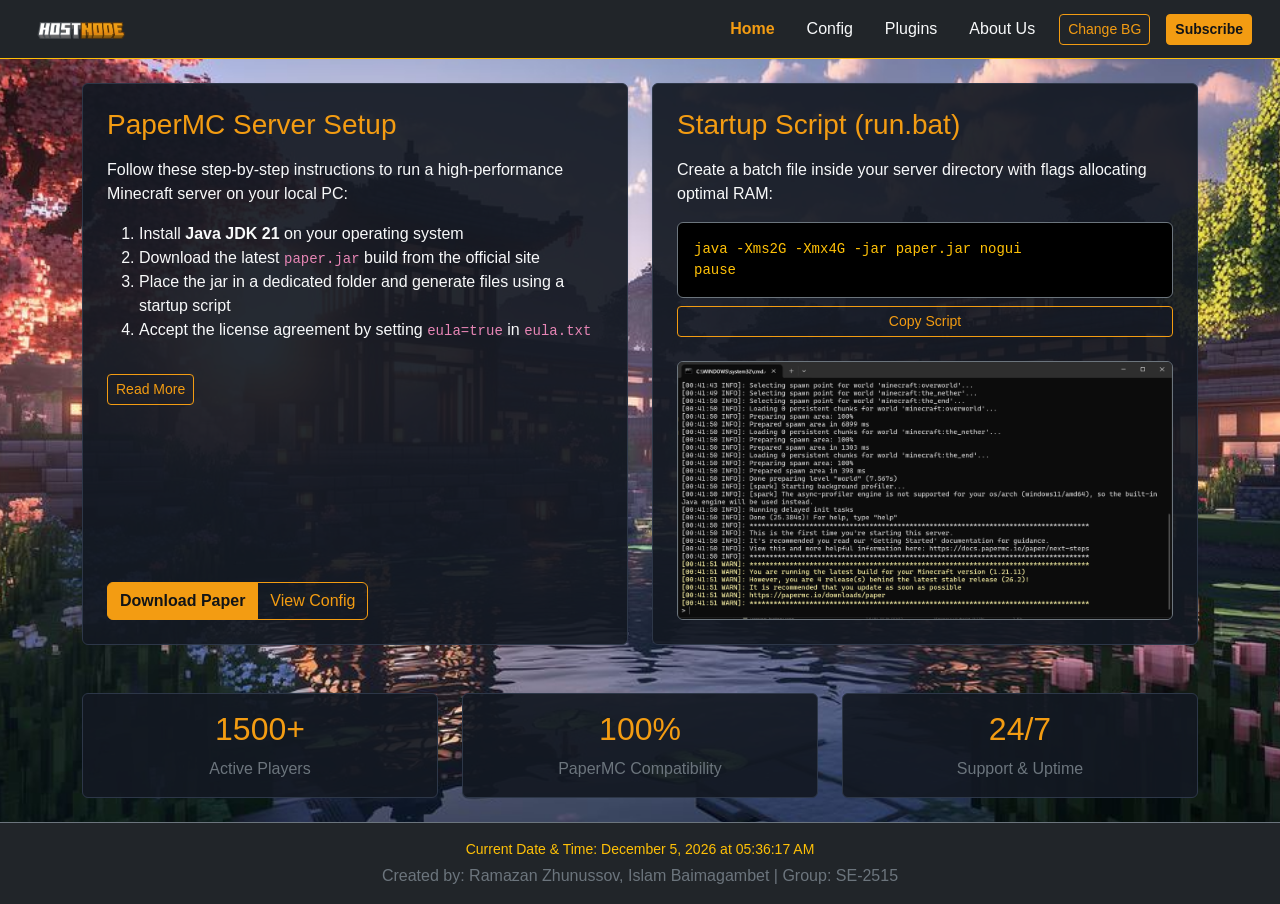
<file: index.html>
<!DOCTYPE html>
<html lang="en" data-bs-theme="dark">
<head>
    <meta charset="UTF-8">
    <meta name="viewport" content="width=device-width, initial-scale=1.0">
    <title>Server Setup - HostNode Minecraft</title>
    <link href="https://cdn.jsdelivr.net/npm/bootstrap@5.3.3/dist/css/bootstrap.min.css" rel="stylesheet">
    <link rel="stylesheet" href="css/style.css">
    <script src="https://code.jquery.com/jquery-3.7.1.min.js"></script>
    <script src="script.js" defer></script>
</head>
<body>

    <nav class="navbar navbar-expand-lg navbar-dark bg-dark border-bottom border-warning sticky-top px-3">
        <div class="container-fluid">
            <a class="navbar-brand text-gold fw-bold" href="index.html">
                <img src="images/logo2.png" alt="HostNode Logo" height="28" class="d-inline-block align-text-top me-2">
            </a>
            <button class="navbar-toggler" type="button" data-bs-toggle="collapse" data-bs-target="#mainNavbar" aria-controls="mainNavbar" aria-expanded="false" aria-label="Toggle navigation">
                <span class="navbar-toggler-icon"></span>
            </button>
            <div class="collapse navbar-collapse" id="mainNavbar">
                <ul class="navbar-nav ms-auto mb-2 mb-lg-0 gap-lg-3 align-items-lg-center">
                    <li class="nav-item"><a class="nav-link active fw-bold text-gold" href="index.html">Home</a></li>
                    <li class="nav-item"><a class="nav-link text-light" href="config.html">Config</a></li>
                    <li class="nav-item"><a class="nav-link text-light" href="plugins.html">Plugins</a></li>
                    <li class="nav-item"><a class="nav-link text-light" href="about.html">About Us</a></li>
                    <li class="nav-item"><button id="bgColorBtn" class="btn btn-outline-warning btn-sm">Change BG</button></li>
                    <li class="nav-item"><button id="openPopupBtn" class="btn btn-warning btn-sm">Subscribe</button></li>
                </ul>
            </div>
        </div>
    </nav>

    <main class="container my-4">
        <section class="row g-4 mb-4">
            <div class="col-12 col-lg-6">
                <div class="card h-100 p-4 shadow-sm">
                    <h2 class="text-gold h3 mb-3">PaperMC Server Setup</h2>
                    <p class="text-light">Follow these step-by-step instructions to run a high-performance Minecraft server on your local PC:</p>
                    <ol class="text-light mb-3">
                        <li>Install <strong>Java JDK 21</strong> on your operating system</li>
                        <li>Download the latest <code>paper.jar</code> build from the official site</li>
                        <li>Place the jar in a dedicated folder and generate files using a startup script</li>
                        <li>Accept the license agreement by setting <code>eula=true</code> in <code>eula.txt</code></li>
                    </ol>
                    <div class="mt-3">
                        <button id="readMoreBtn" class="btn btn-outline-warning btn-sm">Read More</button>
                        <p id="moreText" class="text-secondary small mt-2" style="display: none;">
                            PaperMC optimizes chunk loading, reduces entity tick latency, and allows fine-tuning network compression in paper-world-defaults.yml
                        </p>
                    </div>
                    <div class="mt-auto pt-3">
                        <div class="btn-group" role="group" aria-label="Action Buttons">
                            <a href="https://papermc.io/downloads/paper" target="_blank" class="btn btn-warning">Download Paper</a>
                            <a href="config.html" class="btn btn-outline-warning">View Config</a>
                        </div>
                    </div>
                </div>
            </div>

            <div class="col-12 col-lg-6">
                <div class="card h-100 p-4 shadow-sm">
                    <h2 class="text-gold h3 mb-3">Startup Script (run.bat)</h2>
                    <p class="text-light">Create a batch file inside your server directory with flags allocating optimal RAM:</p>
                    <pre class="bg-black text-warning p-3 rounded border border-secondary mb-2"><code id="runScriptCode">java -Xms2G -Xmx4G -jar paper.jar nogui
pause</code></pre>
                    <button id="copyScriptBtn" class="btn btn-outline-warning btn-sm mb-3">Copy Script</button>
                    <img data-src="images/console.png" alt="Server Console Output" class="img-fluid rounded border border-secondary mt-2">
                </div>
            </div>
        </section>
        <section class="row g-4 mt-lg-4">
            <div class="col-12 col-sm-6 col-lg-4">
                <div class="card h-100 p-3 text-center">
                    <h3 class="h2 text-gold"><span class="counter" data-target="1500">0</span>+</h3>
                    <p class="text-secondary mb-0">Active Players</p>
                </div>
            </div>
            <div class="col-12 col-sm-6 col-lg-4">
                <div class="card h-100 p-3 text-center">
                    <h3 class="h2 text-gold"><span class="counter" data-target="100">0</span>%</h3>
                    <p class="text-secondary mb-0">PaperMC Compatibility</p>
                </div>
            </div>
            <div class="col-12 col-sm-12 col-lg-4">
                <div class="card h-100 p-3 text-center">
                    <h3 class="h2 text-gold"><span class="counter" data-target="24">0</span>/7</h3>
                    <p class="text-secondary mb-0">Support & Uptime</p>
                </div>
            </div>
        </section>
    </main>

    <div id="popupOverlay" class="popup-overlay">
        <div class="popup-box">
            <button id="closePopupBtn" class="popup-close" aria-label="Close">&times;</button>
            <h3 class="text-gold h5 mb-2">Subscribe to Updates</h3>
            <p class="text-light small mb-3">Get notified about new PaperMC builds and optimization guides</p>
            <form id="popupForm">
                <input type="text" id="subEmail" class="form-control mb-3" placeholder="Enter your email...">
                <button type="submit" class="btn btn-warning w-100">Subscribe Now</button>
                <p id="popupMessage" class="small mt-2 mb-0 text-center"></p>
            </form>
        </div>
    </div>

    <footer class="bg-dark text-center py-3 border-top border-secondary mt-auto">
        <div class="container">
            <p id="currentDateTime" class="text-warning small mb-1"></p>
            <p class="text-secondary mb-0">Created by: Ramazan Zhunussov, Islam Baimagambet | Group: SE-2515</p>
        </div>
    </footer>

    <script src="https://cdn.jsdelivr.net/npm/bootstrap@5.3.3/dist/js/bootstrap.bundle.min.js"></script>
</body>
</html>
</file>
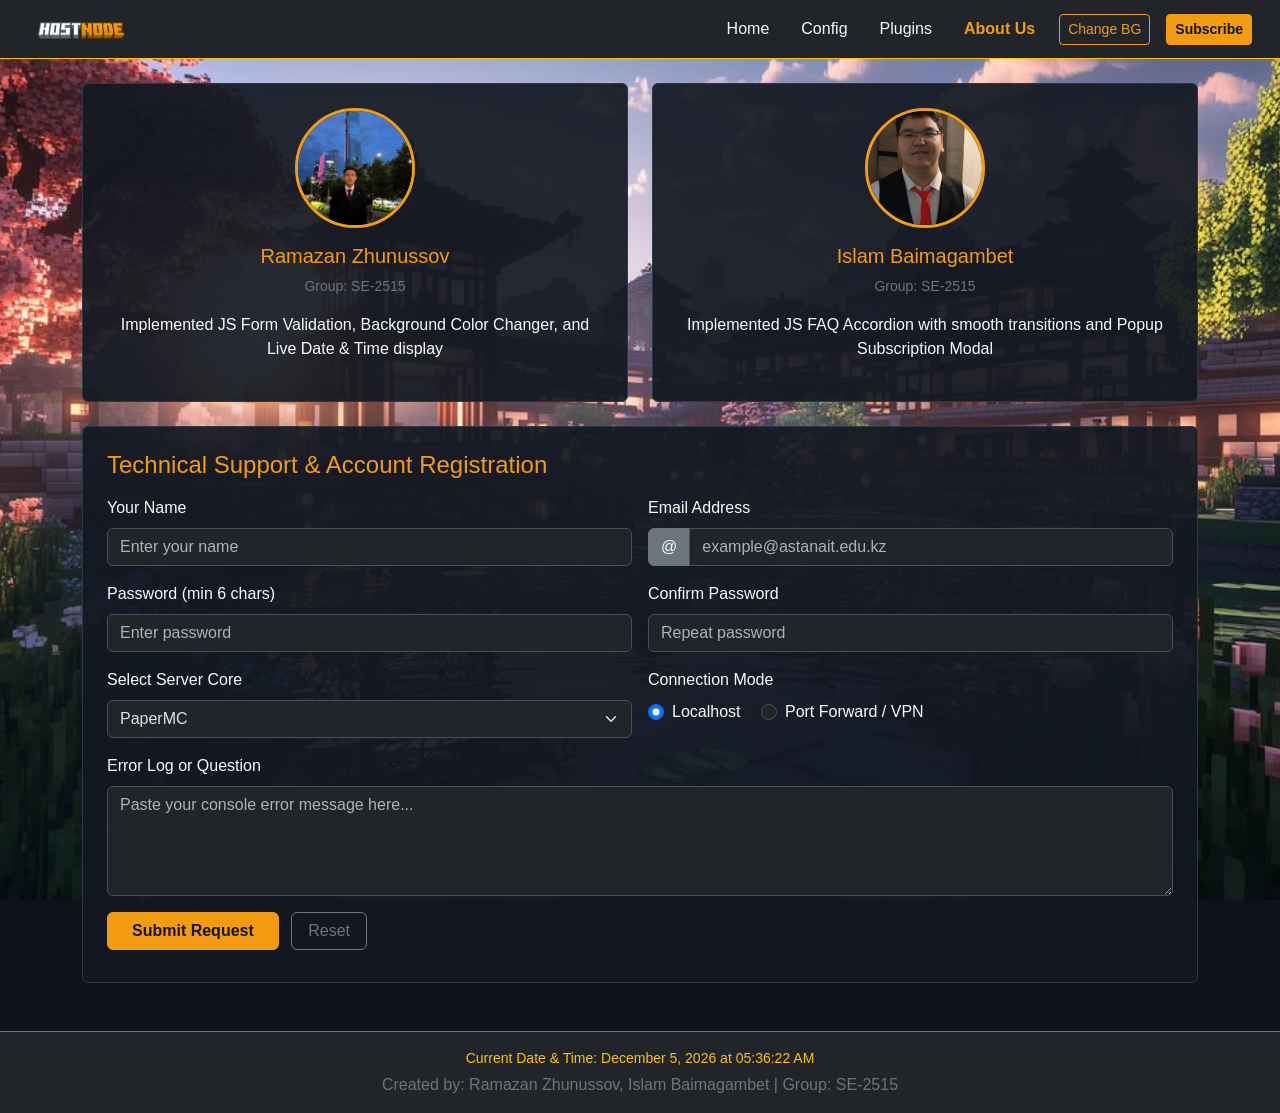
<file: about.html>
<!DOCTYPE html>
<html lang="en" data-bs-theme="dark">
<head>
    <meta charset="UTF-8">
    <meta name="viewport" content="width=device-width, initial-scale=1.0">
    <title>About Us & Support - HostNode</title>
    <link href="https://cdn.jsdelivr.net/npm/bootstrap@5.3.3/dist/css/bootstrap.min.css" rel="stylesheet">
    <link rel="stylesheet" href="css/style.css">
    <script src="https://code.jquery.com/jquery-3.7.1.min.js"></script>
    <script src="script.js" defer></script>
</head>
<body>

    <nav class="navbar navbar-expand-lg navbar-dark bg-dark border-bottom border-warning sticky-top px-3">
        <div class="container-fluid">
            <a class="navbar-brand text-gold fw-bold" href="index.html">
                <img src="images/logo2.png" alt="HostNode Logo" height="28" class="d-inline-block align-text-top me-2">
            </a>
            <button class="navbar-toggler" type="button" data-bs-toggle="collapse" data-bs-target="#mainNavbar" aria-controls="mainNavbar" aria-expanded="false" aria-label="Toggle navigation">
                <span class="navbar-toggler-icon"></span>
            </button>
            <div class="collapse navbar-collapse" id="mainNavbar">
                <ul class="navbar-nav ms-auto mb-2 mb-lg-0 gap-lg-3 align-items-lg-center">
                    <li class="nav-item"><a class="nav-link text-light" href="index.html">Home</a></li>
                    <li class="nav-item"><a class="nav-link text-light" href="config.html">Config</a></li>
                    <li class="nav-item"><a class="nav-link text-light" href="plugins.html">Plugins</a></li>
                    <li class="nav-item"><a class="nav-link active fw-bold text-gold" href="about.html">About Us</a></li>
                    <li class="nav-item"><button id="bgColorBtn" class="btn btn-outline-warning btn-sm">Change BG</button></li>
                    <li class="nav-item"><button id="openPopupBtn" class="btn btn-warning btn-sm">Subscribe</button></li>
                </ul>
            </div>
        </div>
    </nav>

    <main class="container my-4">
        <section class="row g-4 mb-4">
            <div class="col-12 col-md-6">
                <div class="card p-4 text-center h-100">
                    <img src="images/author1.jpg" alt="Ramazan Zhunussov" class="avatar mx-auto mb-3">
                    <h3 class="text-gold h5">Ramazan Zhunussov</h3>
                    <p class="text-secondary small">Group: SE-2515</p>
                    <p class="text-light">Implemented JS Form Validation, Background Color Changer, and Live Date & Time display</p>
                </div>
            </div>
            <div class="col-12 col-md-6">
                <div class="card p-4 text-center h-100">
                    <img src="images/author2.jpeg" alt="Islam Baimagambet" class="avatar mx-auto mb-3">
                    <h3 class="text-gold h5">Islam Baimagambet</h3>
                    <p class="text-secondary small">Group: SE-2515</p>
                    <p class="text-light">Implemented JS FAQ Accordion with smooth transitions and Popup Subscription Modal</p>
                </div>
            </div>
        </section>

        <section class="card p-4 mb-4">
            <h2 class="text-gold h4 mb-3">Technical Support & Account Registration</h2>
            <form id="supportForm" action="#" method="post" novalidate>
                <div class="row g-3">
                    <div class="col-12 col-md-6">
                        <label for="userName" class="form-label text-light">Your Name</label>
                        <input type="text" class="form-control" id="userName" placeholder="Enter your name">
                        <small id="nameError" class="text-danger"></small>
                    </div>

                    <div class="col-12 col-md-6">
                        <label for="userEmail" class="form-label text-light">Email Address</label>
                        <div class="input-group">
                            <span class="input-group-text bg-secondary border-secondary text-light">@</span>
                            <input type="email" class="form-control" id="userEmail" placeholder="example@astanait.edu.kz">
                        </div>
                        <small id="emailError" class="text-danger"></small>
                    </div>

                    <div class="col-12 col-md-6">
                        <label for="userPassword" class="form-label text-light">Password (min 6 chars)</label>
                        <input type="password" class="form-control" id="userPassword" placeholder="Enter password">
                        <small id="passwordError" class="text-danger"></small>
                    </div>

                    <div class="col-12 col-md-6">
                        <label for="confirmPassword" class="form-label text-light">Confirm Password</label>
                        <input type="password" class="form-control" id="confirmPassword" placeholder="Repeat password">
                        <small id="confirmPasswordError" class="text-danger"></small>
                    </div>

                    <div class="col-12 col-md-6">
                        <label for="serverCore" class="form-label text-light">Select Server Core</label>
                        <select class="form-select" id="serverCore">
                            <option value="paper">PaperMC</option>
                            <option value="spigot">Spigot</option>
                            <option value="purpur">Purpur</option>
                        </select>
                    </div>

                    <div class="col-12 col-md-6">
                        <label class="form-label text-light d-block">Connection Mode</label>
                        <div class="form-check form-check-inline">
                            <input class="form-check-input" type="radio" name="netMode" id="modeLocal" value="local" checked>
                            <label class="form-check-label text-light" for="modeLocal">Localhost</label>
                        </div>
                        <div class="form-check form-check-inline">
                            <input class="form-check-input" type="radio" name="netMode" id="modePublic" value="public">
                            <label class="form-check-label text-light" for="modePublic">Port Forward / VPN</label>
                        </div>
                    </div>

                    <div class="col-12">
                        <label for="userMessage" class="form-label text-light">Error Log or Question</label>
                        <textarea class="form-control" id="userMessage" rows="4" placeholder="Paste your console error message here..."></textarea>
                        <small id="messageError" class="text-danger"></small>
                    </div>
                    <div class="col-12">
                        <button type="submit" class="btn btn-warning px-4">Submit Request</button>
                        <button type="button" id="resetFormBtn" class="btn btn-outline-secondary px-3 ms-2">Reset</button>
                        <p id="formSuccess" class="text-success fw-bold mt-2 mb-0"></p>
                    </div>
                </div>
            </form>
        </section>
    </main>

    <div id="popupOverlay" class="popup-overlay">
        <div class="popup-box">
            <button id="closePopupBtn" class="popup-close" aria-label="Close">&times;</button>
            <h3 class="text-gold h5 mb-2">Subscribe to Updates</h3>
            <p class="text-light small mb-3">Get notified about new PaperMC builds and optimization guides</p>
            <form id="popupForm">
                <input type="text" id="subEmail" class="form-control mb-3" placeholder="Enter your email...">
                <button type="submit" class="btn btn-warning w-100">Subscribe Now</button>
                <p id="popupMessage" class="small mt-2 mb-0 text-center"></p>
            </form>
        </div>
    </div>

    <footer class="bg-dark text-center py-3 border-top border-secondary mt-auto">
        <div class="container">
            <p id="currentDateTime" class="text-warning small mb-1"></p>
            <p class="text-secondary mb-0">Created by: Ramazan Zhunussov, Islam Baimagambet | Group: SE-2515</p>
        </div>
    </footer>

    <script src="https://cdn.jsdelivr.net/npm/bootstrap@5.3.3/dist/js/bootstrap.bundle.min.js"></script>
</body>
</html>
</file>
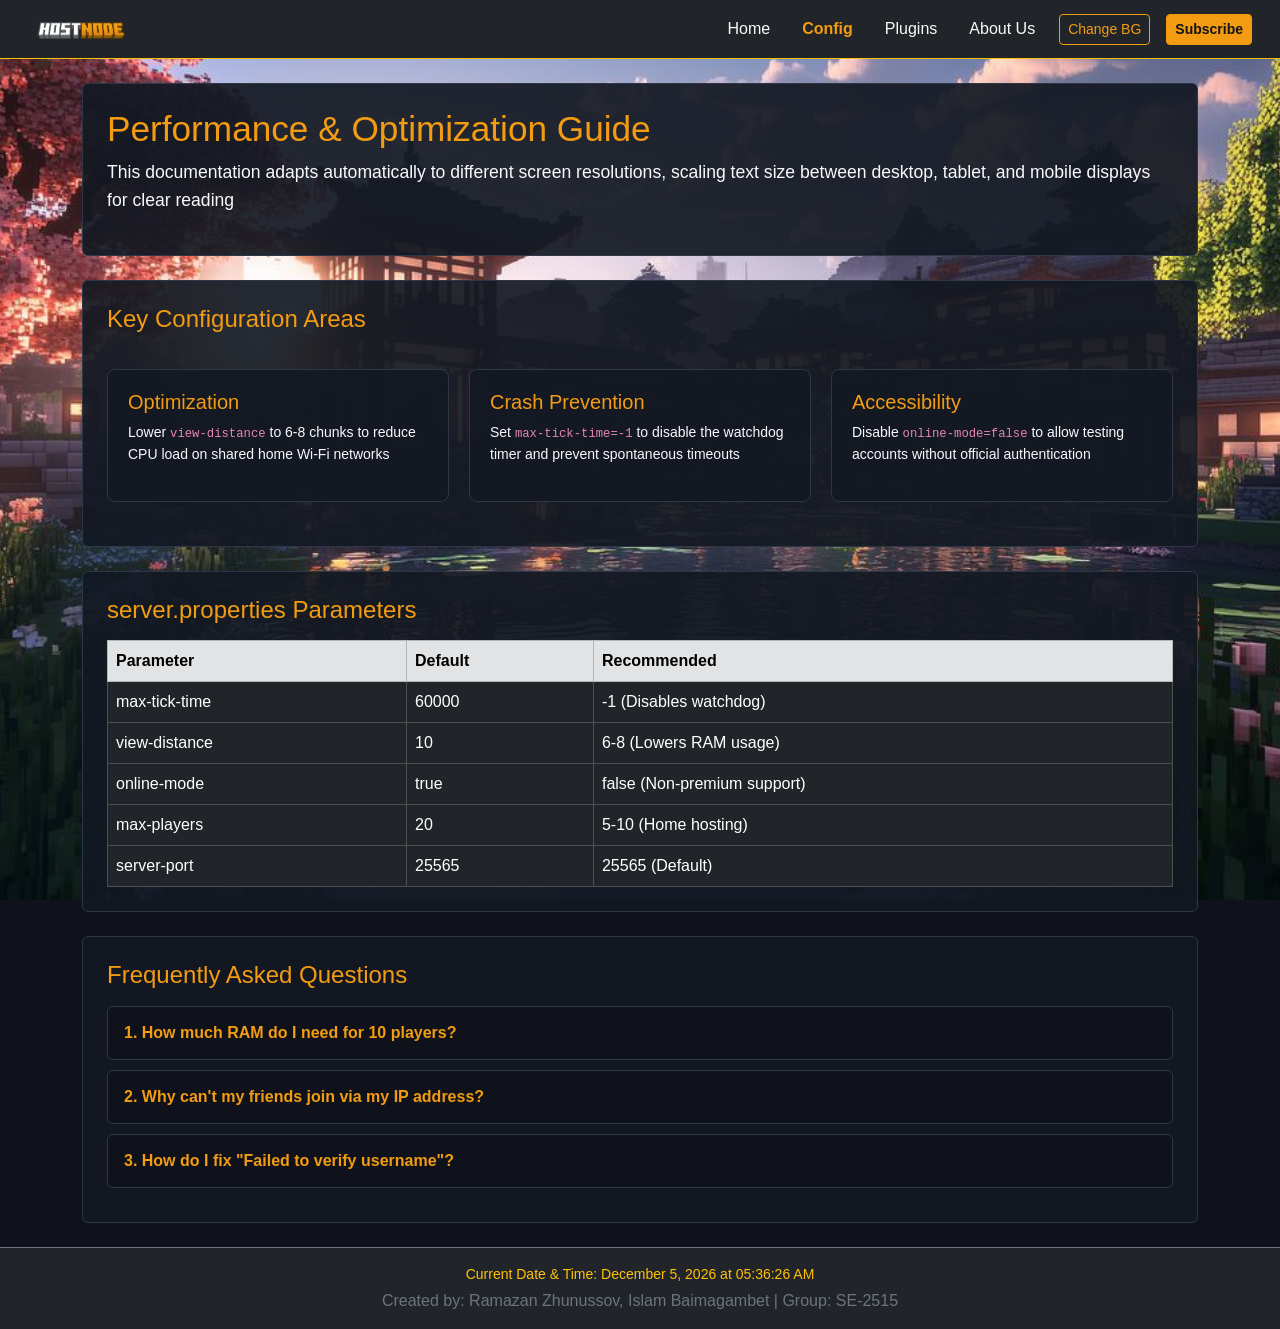
<file: config.html>
<!DOCTYPE html>
<html lang="en" data-bs-theme="dark">
<head>
    <meta charset="UTF-8">
    <meta name="viewport" content="width=device-width, initial-scale=1.0">
    <title>Server Configuration - HostNode</title>
    <link href="https://cdn.jsdelivr.net/npm/bootstrap@5.3.3/dist/css/bootstrap.min.css" rel="stylesheet">
    <link rel="stylesheet" href="css/style.css">
    <script src="https://code.jquery.com/jquery-3.7.1.min.js"></script>
    <script src="script.js" defer></script>
</head>
<body>

    <nav class="navbar navbar-expand-lg navbar-dark bg-dark border-bottom border-warning sticky-top px-3">
        <div class="container-fluid">
            <a class="navbar-brand text-gold fw-bold" href="index.html">
                <img src="images/logo2.png" alt="HostNode Logo" height="28" class="d-inline-block align-text-top me-2">
            </a>
            <button class="navbar-toggler" type="button" data-bs-toggle="collapse" data-bs-target="#mainNavbar" aria-controls="mainNavbar" aria-expanded="false" aria-label="Toggle navigation">
                <span class="navbar-toggler-icon"></span>
            </button>
            <div class="collapse navbar-collapse" id="mainNavbar">
                <ul class="navbar-nav ms-auto mb-2 mb-lg-0 gap-lg-3 align-items-lg-center">
                    <li class="nav-item"><a class="nav-link text-light" href="index.html">Home</a></li>
                    <li class="nav-item"><a class="nav-link active fw-bold text-gold" href="config.html">Config</a></li>
                    <li class="nav-item"><a class="nav-link text-light" href="plugins.html">Plugins</a></li>
                    <li class="nav-item"><a class="nav-link text-light" href="about.html">About Us</a></li>
                    <li class="nav-item"><button id="bgColorBtn" class="btn btn-outline-warning btn-sm">Change BG</button></li>
                    <li class="nav-item"><button id="openPopupBtn" class="btn btn-warning btn-sm">Subscribe</button></li>
                </ul>
            </div>
        </div>
    </nav>

    <main class="container my-4">
        <section class="card p-4 mb-4">
            <h2 class="responsive-title">Performance & Optimization Guide</h2>
            <p class="responsive-text text-light">This documentation adapts automatically to different screen resolutions, scaling text size between desktop, tablet, and mobile displays for clear reading</p>
        </section>

        <section class="card p-4 mb-4">
            <h2 class="text-gold h4 mb-3">Key Configuration Areas</h2>
            <div class="pure-card-group">
                <div class="pure-card">
                    <h3 class="text-gold h5">Optimization</h3>
                    <p class="text-light small">Lower <code>view-distance</code> to 6-8 chunks to reduce CPU load on shared home Wi-Fi networks</p>
                </div>
                <div class="pure-card">
                    <h3 class="text-gold h5">Crash Prevention</h3>
                    <p class="text-light small">Set <code>max-tick-time=-1</code> to disable the watchdog timer and prevent spontaneous timeouts</p>
                </div>
                <div class="pure-card">
                    <h3 class="text-gold h5">Accessibility</h3>
                    <p class="text-light small">Disable <code>online-mode=false</code> to allow testing accounts without official authentication</p>
                </div>
            </div>
        </section>

        <section class="card p-4 mb-4">
            <h2 class="text-gold h4 mb-3">server.properties Parameters</h2>
            <div class="table-responsive">
                <table class="table table-dark table-hover table-bordered mb-0">
                    <thead>
                        <tr class="table-secondary text-dark">
                            <th>Parameter</th>
                            <th>Default</th>
                            <th>Recommended</th>
                        </tr>
                    </thead>
                    <tbody>
                        <tr><td>max-tick-time</td><td>60000</td><td>-1 (Disables watchdog)</td></tr>
                        <tr><td>view-distance</td><td>10</td><td>6-8 (Lowers RAM usage)</td></tr>
                        <tr><td>online-mode</td><td>true</td><td>false (Non-premium support)</td></tr>
                        <tr><td>max-players</td><td>20</td><td>5-10 (Home hosting)</td></tr>
                        <tr><td>server-port</td><td>25565</td><td>25565 (Default)</td></tr>
                    </tbody>
                </table>
            </div>
        </section>
        <section class="card p-4">
            <h2 class="text-gold h4 mb-3">Frequently Asked Questions</h2>
            <div class="faq-item">
                <button class="faq-question">1. How much RAM do I need for 10 players?</button>
                <div class="faq-answer">For 10 players on PaperMC 1.21, allocating 4 GB of RAM (-Xmx4G) is recommended for lag-free gameplay.</div>
            </div>
            <div class="faq-item">
                <button class="faq-question">2. Why can't my friends join via my IP address?</button>
                <div class="faq-answer">Make sure TCP port 25565 is forwarded in your router settings and allowed through Windows Defender Firewall.</div>
            </div>
            <div class="faq-item">
                <button class="faq-question">3. How do I fix "Failed to verify username"?</button>
                <div class="faq-answer">Open server.properties, change online-mode=true to online-mode=false, and restart the server.</div>
            </div>
        </section>
    </main>

    <div id="popupOverlay" class="popup-overlay">
        <div class="popup-box">
            <button id="closePopupBtn" class="popup-close" aria-label="Close">&times;</button>
            <h3 class="text-gold h5 mb-2">Subscribe to Updates</h3>
            <p class="text-light small mb-3">Get notified about new PaperMC builds and optimization guides</p>
            <form id="popupForm">
                <input type="text" id="subEmail" class="form-control mb-3" placeholder="Enter your email...">
                <button type="submit" class="btn btn-warning w-100">Subscribe Now</button>
                <p id="popupMessage" class="small mt-2 mb-0 text-center"></p>
            </form>
        </div>
    </div>

    <footer class="bg-dark text-center py-3 border-top border-secondary mt-auto">
        <div class="container">
            <p id="currentDateTime" class="text-warning small mb-1"></p>
            <p class="text-secondary mb-0">Created by: Ramazan Zhunussov, Islam Baimagambet | Group: SE-2515</p>
        </div>
    </footer>

    <script src="https://cdn.jsdelivr.net/npm/bootstrap@5.3.3/dist/js/bootstrap.bundle.min.js"></script>
</body>
</html>
</file>
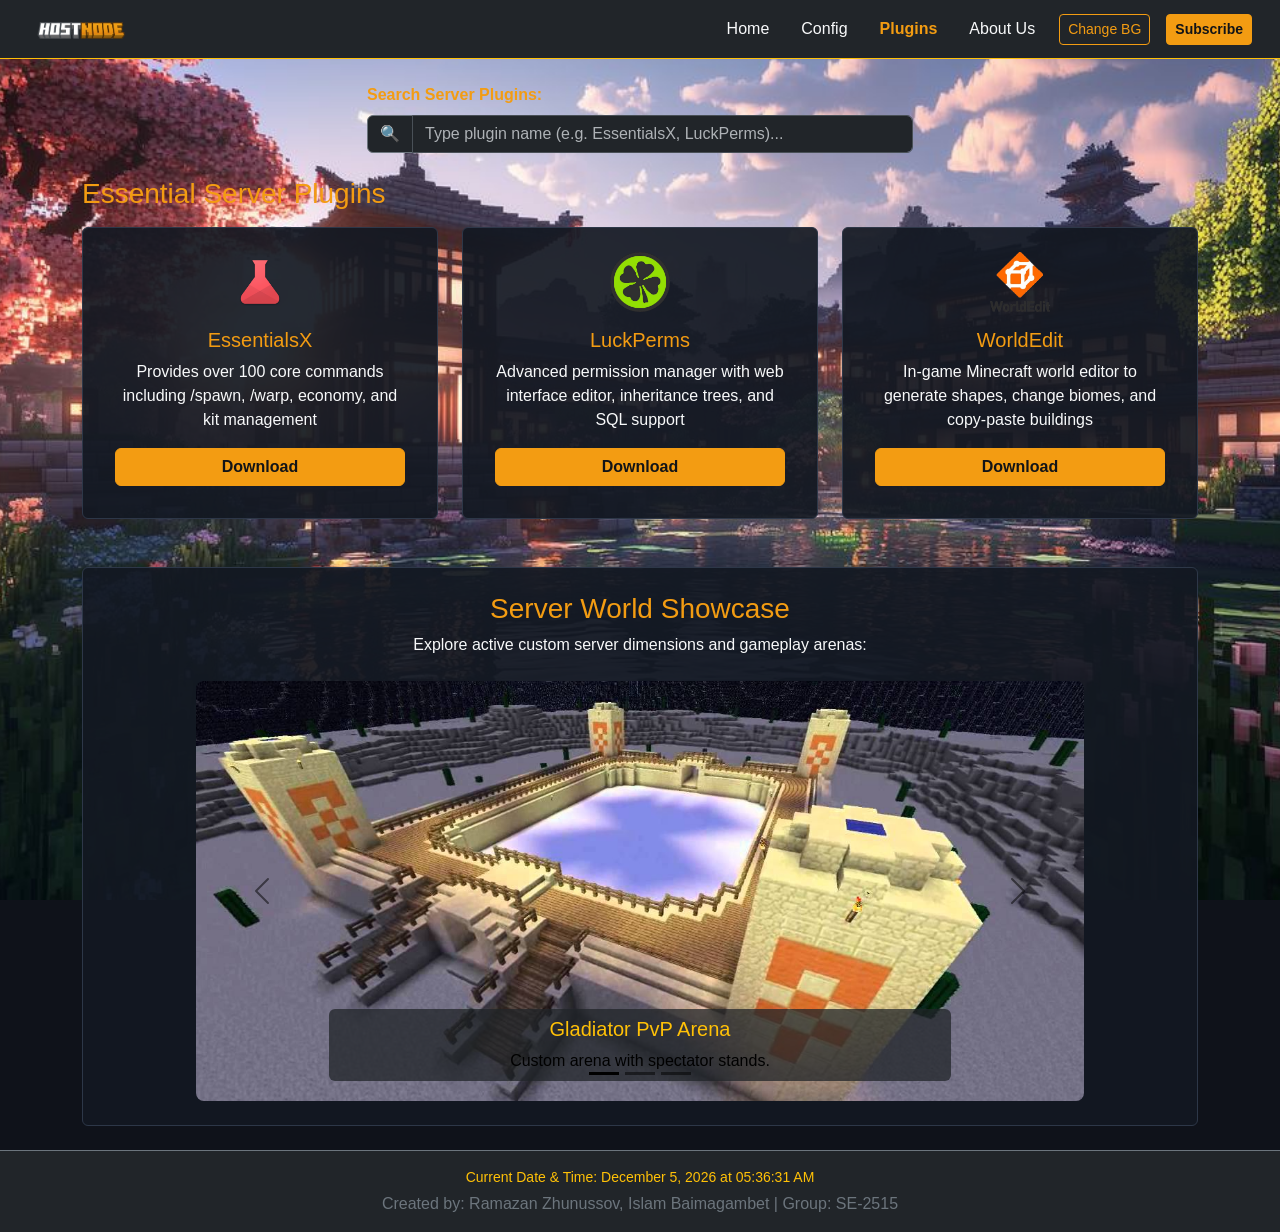
<file: plugins.html>
<!DOCTYPE html>
<html lang="en" data-bs-theme="dark">
<head>
    <meta charset="UTF-8">
    <meta name="viewport" content="width=device-width, initial-scale=1.0">
    <title>Plugins & Showcase - HostNode</title>
    <link href="https://cdn.jsdelivr.net/npm/bootstrap@5.3.3/dist/css/bootstrap.min.css" rel="stylesheet">
    <link rel="stylesheet" href="css/style.css">
    <script src="https://code.jquery.com/jquery-3.7.1.min.js"></script>
    <script src="script.js" defer></script>
</head>
<body>

    <nav class="navbar navbar-expand-lg navbar-dark bg-dark border-bottom border-warning sticky-top px-3">
        <div class="container-fluid">
            <a class="navbar-brand text-gold fw-bold" href="index.html">
                <img src="images/logo2.png" alt="HostNode Logo" height="28" class="d-inline-block align-text-top me-2">
            </a>
            <button class="navbar-toggler" type="button" data-bs-toggle="collapse" data-bs-target="#mainNavbar" aria-controls="mainNavbar" aria-expanded="false" aria-label="Toggle navigation">
                <span class="navbar-toggler-icon"></span>
            </button>
            <div class="collapse navbar-collapse" id="mainNavbar">
                <ul class="navbar-nav ms-auto mb-2 mb-lg-0 gap-lg-3 align-items-lg-center">
                    <li class="nav-item"><a class="nav-link text-light" href="index.html">Home</a></li>
                    <li class="nav-item"><a class="nav-link text-light" href="config.html">Config</a></li>
                    <li class="nav-item"><a class="nav-link active fw-bold text-gold" href="plugins.html">Plugins</a></li>
                    <li class="nav-item"><a class="nav-link text-light" href="about.html">About Us</a></li>
                    <li class="nav-item"><button id="bgColorBtn" class="btn btn-outline-warning btn-sm">Change BG</button></li>
                    <li class="nav-item"><button id="openPopupBtn" class="btn btn-warning btn-sm">Subscribe</button></li>
                </ul>
            </div>
        </div>
    </nav>

    <main class="container my-4">
        <section class="mb-4">
            <div class="row justify-content-center">
                <div class="col-12 col-md-6 position-relative">
                    <label for="pluginSearch" class="form-label text-gold fw-bold">Search Server Plugins:</label>
                    <div class="input-group">
                        <span class="input-group-text bg-dark text-warning border-secondary">🔍</span>
                        <input type="text" id="pluginSearch" class="form-control" placeholder="Type plugin name (e.g. EssentialsX, LuckPerms)..." autocomplete="off">
                    </div>
                    <div id="searchSuggestions" class="list-group position-absolute w-100 shadow" style="display: none; z-index: 1050;"></div>
                </div>
            </div>
        </section>

        <section class="mb-5">
            <h2 class="text-gold h3 mb-3">Essential Server Plugins</h2>
            <div class="row row-cols-1 row-cols-md-3 g-4" id="pluginsContainer">
                
                <div class="col plugin-card">
                    <div class="card h-100 text-center p-3">
                        <img data-src="images/essentials.png" class="mx-auto mt-2" alt="EssentialsX" style="width: 60px; height: 60px; object-fit: contain;">
                        <div class="card-body d-flex flex-column">
                            <h3 class="card-title text-gold h5">EssentialsX</h3>
                            <p class="card-text text-light flex-grow-1">Provides over 100 core commands including /spawn, /warp, economy, and kit management</p>
                            <a href="https://essentialsx.net/" target="_blank" class="btn btn-warning mt-auto">Download</a>
                        </div>
                    </div>
                </div>

                <div class="col plugin-card">
                    <div class="card h-100 text-center p-3">
                        <img data-src="images/luckperms.png" class="mx-auto mt-2" alt="LuckPerms" style="width: 60px; height: 60px; object-fit: contain;">
                        <div class="card-body d-flex flex-column">
                            <h3 class="card-title text-gold h5">LuckPerms</h3>
                            <p class="card-text text-light flex-grow-1">Advanced permission manager with web interface editor, inheritance trees, and SQL support</p>
                            <a href="https://luckperms.net/" target="_blank" class="btn btn-warning mt-auto">Download</a>
                        </div>
                    </div>
                </div>

                <div class="col plugin-card">
                    <div class="card h-100 text-center p-3">
                        <img data-src="images/worldedit.png" class="mx-auto mt-2" alt="WorldEdit" style="width: 60px; height: 60px; object-fit: contain;">
                        <div class="card-body d-flex flex-column">
                            <h3 class="card-title text-gold h5">WorldEdit</h3>
                            <p class="card-text text-light flex-grow-1">In-game Minecraft world editor to generate shapes, change biomes, and copy-paste buildings</p>
                            <a href="https://enginehub.org/worldedit/" target="_blank" class="btn btn-warning mt-auto">Download</a>
                        </div>
                    </div>
                </div>

            </div>
        </section>
        <section class="card p-4">
            <h2 class="text-gold h3 mb-2 text-center">Server World Showcase</h2>
            <p class="text-light text-center mb-4">Explore active custom server dimensions and gameplay arenas:</p>
            
            <div id="showcaseCarousel" class="carousel slide col-12 col-lg-10 mx-auto" data-bs-ride="carousel">
                <div class="carousel-indicators">
                    <button type="button" data-bs-target="#showcaseCarousel" data-bs-slide-to="0" class="active" aria-current="true" aria-label="Slide 1"></button>
                    <button type="button" data-bs-target="#showcaseCarousel" data-bs-slide-to="1" aria-label="Slide 2"></button>
                    <button type="button" data-bs-target="#showcaseCarousel" data-bs-slide-to="2" aria-label="Slide 3"></button>
                </div>

                <div class="carousel-inner">
                    <div class="carousel-item active">
                        <img data-src="images/gallery-1.jpg" class="d-block w-100" alt="Gladiator PvP Arena">
                        <div class="carousel-caption d-none d-md-block bg-dark bg-opacity-75 rounded p-2">
                            <h5 class="text-warning">Gladiator PvP Arena</h5>
                            <p class="mb-0">Custom arena with spectator stands.</p>
                        </div>
                    </div>
                    <div class="carousel-item">
                        <img data-src="images/gallery-2.jpg" class="d-block w-100" alt="Nether Hub">
                        <div class="carousel-caption d-none d-md-block bg-dark bg-opacity-75 rounded p-2">
                            <h5 class="text-warning">Nether Hub</h5>
                            <p class="mb-0">Protected transit zone in the Nether.</p>
                        </div>
                    </div>
                    <div class="carousel-item">
                        <img data-src="images/gallery-3.jpg" class="d-block w-100" alt="The End">
                        <div class="carousel-caption d-none d-md-block bg-dark bg-opacity-75 rounded p-2">
                            <h5 class="text-warning">The End Dimension</h5>
                            <p class="mb-0">Custom dragon raid platform.</p>
                        </div>
                    </div>
                </div>

                <button class="carousel-control-prev" type="button" data-bs-target="#showcaseCarousel" data-bs-slide="prev">
                    <span class="carousel-control-prev-icon" aria-hidden="true"></span>
                    <span class="visually-hidden">Previous</span>
                </button>
                <button class="carousel-control-next" type="button" data-bs-target="#showcaseCarousel" data-bs-slide="next">
                    <span class="carousel-control-next-icon" aria-hidden="true"></span>
                    <span class="visually-hidden">Next</span>
                </button>
            </div>
        </section>
    </main>

    <div id="popupOverlay" class="popup-overlay">
        <div class="popup-box">
            <button id="closePopupBtn" class="popup-close" aria-label="Close">&times;</button>
            <h3 class="text-gold h5 mb-2">Subscribe to Updates</h3>
            <p class="text-light small mb-3">Get notified about new PaperMC builds and optimization guides.</p>
            <form id="popupForm">
                <input type="text" id="subEmail" class="form-control mb-3" placeholder="Enter your email...">
                <button type="submit" class="btn btn-warning w-100">Subscribe Now</button>
                <p id="popupMessage" class="small mt-2 mb-0 text-center"></p>
            </form>
        </div>
    </div>

    <footer class="bg-dark text-center py-3 border-top border-secondary mt-auto">
        <div class="container">
            <p id="currentDateTime" class="text-warning small mb-1"></p>
            <p class="text-secondary mb-0">Created by: Ramazan Zhunussov, Islam Baimagambet | Group: SE-2515</p>
        </div>
    </footer>

    <script src="https://cdn.jsdelivr.net/npm/bootstrap@5.3.3/dist/js/bootstrap.bundle.min.js"></script>
</body>
</html>
</file>
<file: css/style.css>
body {
    background-color: #0f121a;
    background-image: url('../images/fon.png');
    background-size: cover;
    background-position: center;
    background-repeat: no-repeat;
    background-attachment: fixed;
    color: #f1f2f6;
    font-family: Arial, sans-serif;
    min-height: 100vh;
    display: flex;
    flex-direction: column;
    transition: background-color 0.4s ease;
}

main {
    flex: 1;
}

.text-gold {
    color: #f39c12 !important;
}

.btn-warning {
    background-color: #f39c12 !important;
    border-color: #f39c12 !important;
    color: #121417 !important;
    font-weight: bold;
}

.btn-warning:hover {
    background-color: #e67e22 !important;
}

.btn-outline-warning {
    color: #f39c12 !important;
    border-color: #f39c12 !important;
}

.btn-outline-warning:hover {
    background-color: #f39c12 !important;
    color: #121417 !important;
}

.card, .custom-box {
    background-color: rgba(19, 24, 34, 0.92) !important;
    border: 1px solid #2d3748 !important;
}

.avatar {
    width: 120px;
    height: 120px;
    border-radius: 50%;
    border: 3px solid #f39c12;
    object-fit: cover;
}

.responsive-title {
    font-size: 2.2rem;
    color: #f39c12;
}

.responsive-text {
    font-size: 1.1rem;
    line-height: 1.6;
}

@media screen and (max-width: 991px) {
    .responsive-title {
        font-size: 1.7rem;
    }
    .responsive-text {
        font-size: 0.95rem;
    }
}

@media screen and (max-width: 575px) {
    .responsive-title {
        font-size: 1.3rem;
    }
    .responsive-text {
        font-size: 0.85rem;
    }
}

.pure-card-group {
    display: flex;
    flex-wrap: wrap;
    gap: 20px;
    margin: 20px 0;
}

.pure-card {
    flex: 1 1 calc(33.333% - 20px);
    background-color: rgba(19, 24, 34, 0.92);
    border: 1px solid #2d3748;
    border-radius: 8px;
    padding: 20px;
    box-sizing: border-box;
}

@media screen and (max-width: 991px) {
    .pure-card {
        flex: 1 1 calc(50% - 20px);
    }
}

@media screen and (max-width: 575px) {
    .pure-card {
        flex: 1 1 100%;
    }
}

.carousel-item img {
    height: 420px;
    object-fit: cover;
    border-radius: 8px;
}

.faq-item {
    border: 1px solid #2d3748;
    border-radius: 6px;
    margin-bottom: 10px;
    background-color: rgba(15, 18, 26, 0.85);
}

.faq-question {
    width: 100%;
    text-align: left;
    background: none;
    border: none;
    color: #f39c12;
    font-weight: bold;
    padding: 14px 16px;
    cursor: pointer;
    display: flex;
    justify-content: space-between;
    align-items: center;
}

.faq-question:hover {
    background-color: rgba(243, 156, 18, 0.1);
}

.faq-answer {
    display: none;
    padding: 14px 16px;
    color: #f1f2f6;
}

.popup-overlay {
    display: none;
    position: fixed;
    top: 0;
    left: 0;
    width: 100%;
    height: 100%;
    background-color: rgba(0, 0, 0, 0.75);
    z-index: 2000;
    justify-content: center;
    align-items: center;
}

.popup-box {
    background-color: #131822;
    border: 2px solid #f39c12;
    border-radius: 10px;
    padding: 25px;
    width: 90%;
    max-width: 420px;
    position: relative;
}

.popup-close {
    position: absolute;
    top: 10px;
    right: 15px;
    background: none;
    border: none;
    color: #f1f2f6;
    font-size: 1.5rem;
    cursor: pointer;
}

.btn {
    transition: transform 0.15s ease-in-out;
}

.btn-pressed {
    transform: scale(0.92);
}
#scrollBar {
    position: fixed;
    top: 0;
    left: 0;
    height: 5px;
    background-color: #f39c12;
    width: 0%;
    z-index: 999999 !important;
    transition: width 0.05s linear;
}
.search-highlight {
    background-color: #f39c12;
    color: #121417;
    font-weight: bold;
    border-radius: 2px;
    padding: 0 3px;
}
.custom-toast {
    position: fixed;
    bottom: 25px;
    right: 25px;
    background-color: #1b262c;
    color: #f1f2f6;
    border-left: 4px solid #f39c12;
    padding: 14px 20px;
    border-radius: 6px;
    box-shadow: 0 6px 18px rgba(0, 0, 0, 0.5);
    z-index: 10000;
    display: none;
    font-size: 0.95rem;
}
#searchSuggestions .list-group-item {
    background-color: #131822;
    color: #f1f2f6;
    border-color: #2d3748;
    cursor: pointer;
}

#searchSuggestions .list-group-item:hover {
    background-color: #f39c12;
    color: #121417;
}
</file>
